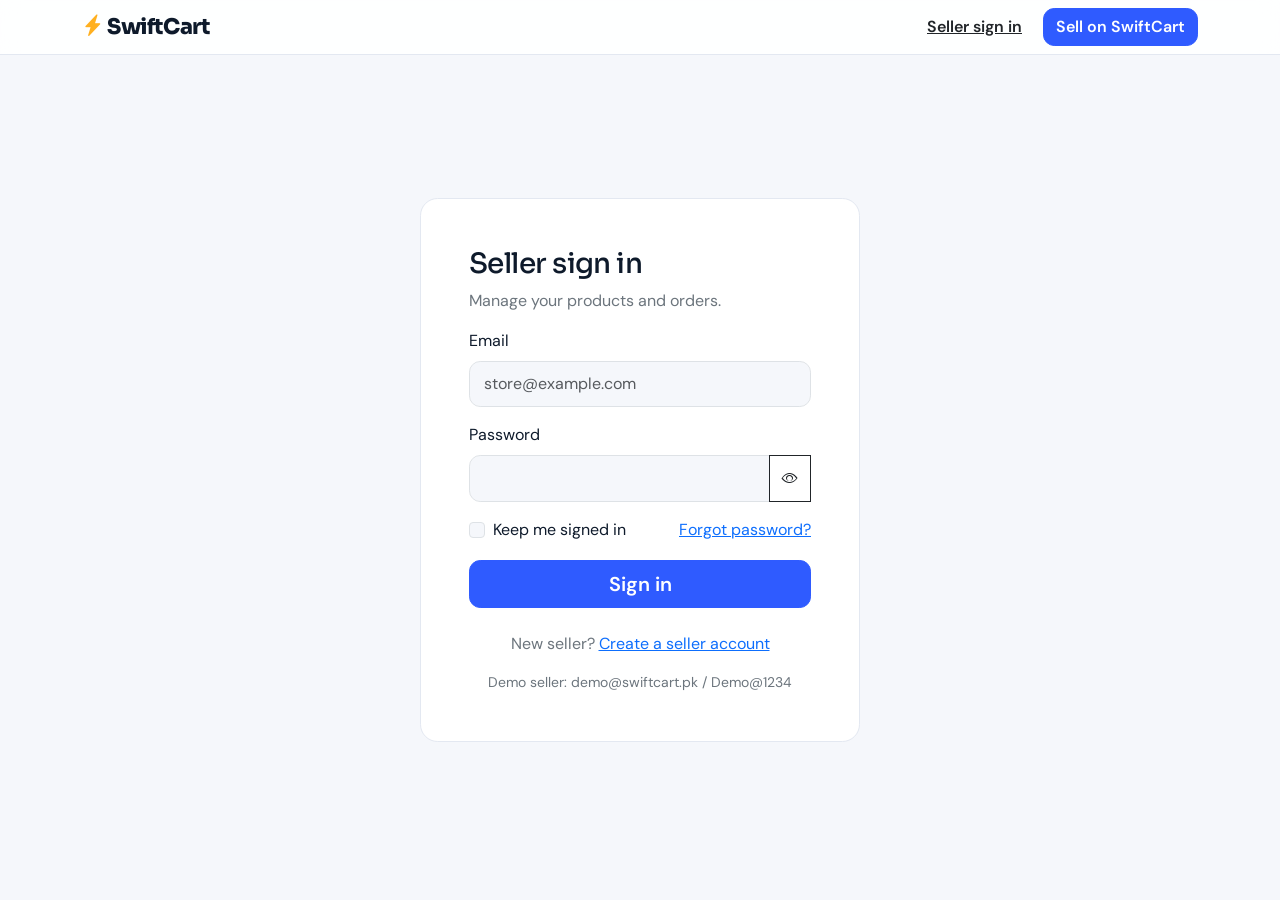
<file: SwiftCartApp_Week6_MySQL/wwwroot/signin.html>
<!doctype html>
<html lang="en">
  <head>
    <meta charset="utf-8">
    <meta name="viewport" content="width=device-width,initial-scale=1">
    <title>Seller sign in · SwiftCart</title>
    <link href="https://cdn.jsdelivr.net/npm/bootstrap@5.3.3/dist/css/bootstrap.min.css" rel="stylesheet">
    <link href="https://cdn.jsdelivr.net/npm/bootstrap-icons@1.11.3/font/bootstrap-icons.min.css" rel="stylesheet">
    <link href="https://fonts.googleapis.com/css2?family=DM+Sans:wght@400;500;600&family=Sora:wght@600;700;800&display=swap" rel="stylesheet">
    <link href="assets/style.css" rel="stylesheet">
  </head>
  <body>
    <div id="nav"></div>
    <main class="container auth-wrap d-flex align-items-center py-4">
      <div class="mx-auto card-s p-4 p-md-5" style="max-width:440px;width:100%">
        <h1 class="h3">Seller sign in</h1>
        <p class="text-secondary">Manage your products and orders.</p>
        <form id="f" novalidate>
          <div class="mb-3">
            <label class="form-label">Email</label>
            <input type="email" id="em" class="form-control" required placeholder="store@example.com">
            <div class="invalid-feedback">Enter the email you registered with.</div>
          </div>
          <div class="mb-3">
            <label class="form-label">Password</label>
            <div class="input-group">
              <input type="password" id="pw" class="form-control" required minlength="8">
              <button type="button" class="btn btn-outline-dark" id="eye" aria-label="Show password">
                <i class="bi bi-eye"></i>
              </button>
              <div class="invalid-feedback">Password must be at least 8 characters.</div>
            </div>
          </div>
          <div class="d-flex justify-content-between mb-3">
            <div class="form-check">
              <input class="form-check-input" type="checkbox" id="rm">
              <label class="form-check-label" for="rm">Keep me signed in</label>
            </div>
            <a href="#" onclick="toast('Reset link sent (demo)');return false">Forgot password?</a>
          </div>
          <button class="btn btn-primary btn-lg w-100">Sign in</button>
        </form>
        <p class="text-center mt-4 mb-0 text-secondary">
          New seller?
          <a href="signup.html">Create a seller account</a>
        </p>
        <p class="text-center small text-secondary mt-3 mb-0">
          Demo seller: demo@swiftcart.pk / Demo@1234
        </p>
      </div>
    </main>
    <script src="https://cdn.jsdelivr.net/npm/bootstrap@5.3.3/dist/js/bootstrap.bundle.min.js"></script>
    <script src="assets/app.js"></script>
    <script>
      $('#eye').onclick = () => {
        const p = $('#pw');
        p.type = p.type == 'password' ? 'text' : 'password';
      };
      const f = $('#f');
      check(f);
      f.addEventListener('valid', async () => {
        const r = await api('/api/auth/login', {
          method: 'POST',
          body: { email: $('#em').value.trim(), password: $('#pw').value, rememberMe: $('#rm').checked }
        });
        if (!r.ok) return toast(r.message || 'Sign in failed', 'danger');
        set('sc_seller', r.data);
        location = 'index.html';
      });
    </script>
  </body>
</html>
</file>
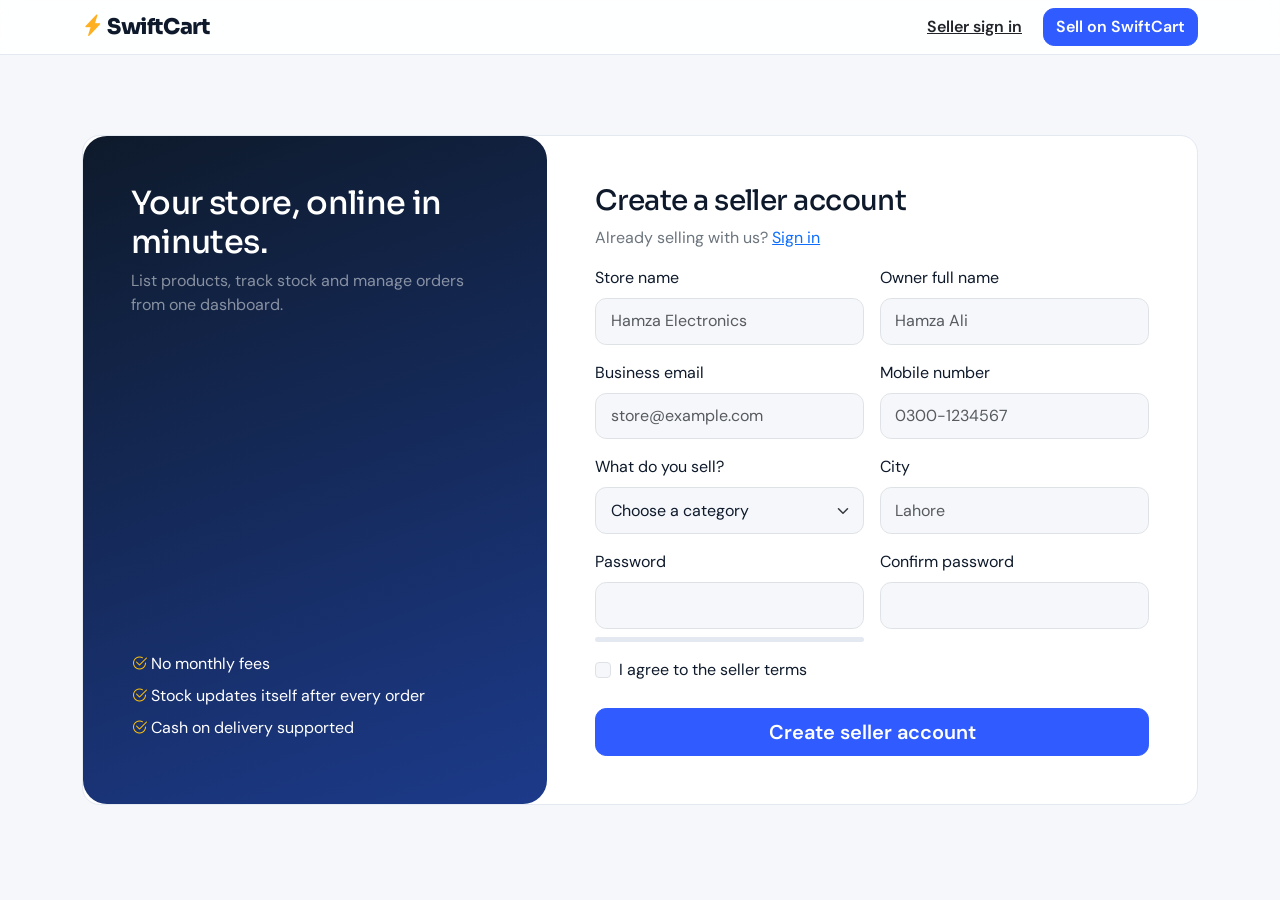
<file: SwiftCartApp_Week6_MySQL/wwwroot/signup.html>
<!doctype html>
<html lang="en">
  <head>
    <meta charset="utf-8">
    <meta name="viewport" content="width=device-width,initial-scale=1">
    <title>Create seller account · SwiftCart</title>
    <link href="https://cdn.jsdelivr.net/npm/bootstrap@5.3.3/dist/css/bootstrap.min.css" rel="stylesheet">
    <link href="https://cdn.jsdelivr.net/npm/bootstrap-icons@1.11.3/font/bootstrap-icons.min.css" rel="stylesheet">
    <link href="https://fonts.googleapis.com/css2?family=DM+Sans:wght@400;500;600&family=Sora:wght@600;700;800&display=swap" rel="stylesheet">
    <link href="assets/style.css" rel="stylesheet">
  </head>
  <body>
    <div id="nav"></div>
    <main class="container auth-wrap d-flex align-items-center py-4">
      <div class="row g-0 w-100 card-s overflow-hidden">
        <div class="col-lg-5 auth-side p-5 d-none d-lg-flex flex-column justify-content-between">
          <div>
            <h1 class="h2">Your store, online in minutes.</h1>
            <p class="text-white-50">List products, track stock and manage orders from one dashboard.</p>
          </div>
          <ul class="list-unstyled">
            <li class="mb-2"><i class="bi bi-check2-circle text-warning"></i> No monthly fees</li>
            <li class="mb-2">
              <i class="bi bi-check2-circle text-warning"></i>
              Stock updates itself after every order
            </li>
            <li><i class="bi bi-check2-circle text-warning"></i> Cash on delivery supported</li>
          </ul>
        </div>
        <div class="col-lg-7 p-4 p-md-5">
          <h2 class="h3">Create a seller account</h2>
          <p class="text-secondary">Already selling with us? <a href="signin.html">Sign in</a></p>
          <form id="f" novalidate>
            <div class="row g-3">
              <div class="col-md-6">
                <label class="form-label">Store name</label>
                <input id="store" class="form-control" required minlength="3" maxlength="40" placeholder="Hamza Electronics">
                <div class="invalid-feedback">Store name must be 3–40 characters.</div>
              </div>
              <div class="col-md-6">
                <label class="form-label">Owner full name</label>
                <input class="form-control" required minlength="3" maxlength="50" pattern="[A-Za-z ]+" id="own" placeholder="Hamza Ali">
                <div class="invalid-feedback">Letters and spaces only.</div>
              </div>
              <div class="col-md-6">
                <label class="form-label">Business email</label>
                <input type="email" id="em" class="form-control" required placeholder="store@example.com">
                <div class="invalid-feedback">Enter a valid email. Each email can only open one store.</div>
              </div>
              <div class="col-md-6">
                <label class="form-label">Mobile number</label>
                <input class="form-control" required pattern="03[0-9]{2}-?[0-9]{7}" id="ph" placeholder="0300-1234567">
                <div class="invalid-feedback">Use a Pakistani mobile number, like 0300-1234567.</div>
              </div>
              <div class="col-md-6">
                <label class="form-label">What do you sell?</label>
                <select id="cat" class="form-select" required>
                  <option value="">Choose a category</option>
                  <option>Electronics</option>
                  <option>Clothes</option>
                  <option>Home</option>
                  <option>Beauty</option>
                </select>
                <div class="invalid-feedback">Choose a category.</div>
              </div>
              <div class="col-md-6">
                <label class="form-label">City</label>
                <input class="form-control" required maxlength="30" id="city" placeholder="Lahore">
                <div class="invalid-feedback">Enter your city.</div>
              </div>
              <div class="col-md-6">
                <label class="form-label">Password</label>
                <input type="password" id="pw" class="form-control" required minlength="8" pattern="(?=.*[A-Za-z])(?=.*[0-9]).{8,}">
                <div class="bar mt-2"><i id="bar"></i></div>
                <div class="invalid-feedback">At least 8 characters with a letter and a number.</div>
              </div>
              <div class="col-md-6">
                <label class="form-label">Confirm password</label>
                <input type="password" id="pw2" class="form-control" required>
                <div class="invalid-feedback">Passwords do not match.</div>
              </div>
              <div class="col-12">
                <div class="form-check">
                  <input class="form-check-input" type="checkbox" id="tc" required>
                  <label class="form-check-label" for="tc">I agree to the seller terms</label>
                  <div class="invalid-feedback">Accept the terms to continue.</div>
                </div>
              </div>
            </div>
            <button class="btn btn-primary btn-lg w-100 mt-4">Create seller account</button>
          </form>
        </div>
      </div>
    </main>
    <script src="https://cdn.jsdelivr.net/npm/bootstrap@5.3.3/dist/js/bootstrap.bundle.min.js"></script>
    <script src="assets/app.js"></script>
    <script>
      const f = $('#f'), pw = $('#pw');
      pw.oninput = () => {
        const v = pw.value;
        let s = 0;
        if (v.length >= 8)
          s++;
        if (/[A-Z]/.test(v))
          s++;
        if (/[0-9]/.test(v))
          s++;
        if (/[^A-Za-z0-9]/.test(v))
          s++;
        $('#bar').style.cssText = 'width:' + s * 25 + '%;background:' + ['#e03131', '#e03131', '#ffb020', '#12b886', '#12b886'][s];
      };
      check(f, fm => {
        const ok = pw.value === $('#pw2').value;
        $('#pw2').setCustomValidity(ok ? '' : 'x');
        return ok;
      });
      $('#pw2').oninput = () => $('#pw2').setCustomValidity(pw.value === $('#pw2').value ? '' : 'x');
      f.addEventListener('valid', async () => {
        const r = await api('/api/auth/register', {
          method: 'POST',
          body: {
            storeName: $('#store').value.trim(), ownerName: $('#own').value.trim(), email: $('#em').value.trim(),
            phone: $('#ph').value.trim(), category: $('#cat').value, city: $('#city').value.trim(), password: pw.value
          }
        });
        if (!r.ok) return toast(r.message || 'Could not create account', 'danger');
        toast('Seller account created. Please sign in.');
        setTimeout(() => location = 'signin.html', 1200);
      });
    </script>
  </body>
</html>
</file>
<file: SwiftCartApp_Week6_MySQL/wwwroot/assets/style.css>
:root {
  --ink: #0e1a2b;
  --brand: #2f5bff;
  --brand-d: #1f3fd1;
  --sun: #ffb020;
  --mint: #12b886;
  --bg: #f5f7fb;
  --line: #e3e8f1;
  --bs-body-font-family: 'DM Sans',system-ui,sans-serif;
  --bs-body-bg: var(--bg);
  --bs-body-color: var(--ink);
  --bs-primary: var(--brand);
  --bs-primary-rgb: 47,91,255;
}

h1,h2,h3,h4,h5,.brand {
  font-family: 'Sora',sans-serif;
  letter-spacing: -.02em;
}

.btn-primary {
  --bs-btn-bg: var(--brand);
  --bs-btn-border-color: var(--brand);
  --bs-btn-hover-bg: var(--brand-d);
  --bs-btn-hover-border-color: var(--brand-d);
  --bs-btn-active-bg: var(--brand-d);
}

.btn {
  border-radius: .7rem;
  font-weight: 600;
}

.navbar {
  background: rgba(255,255,255,.9);
  backdrop-filter: blur(10px);
  border-bottom: 1px solid var(--line);
}

.brand {
  font-weight: 800;
  font-size: 1.35rem;
  color: var(--ink);
  text-decoration: none;
}

.brand i {
  color: var(--sun);
}

.hero {
  background: var(--ink);
  color: #fff;
  border-radius: 1.5rem;
  overflow: hidden;
  position: relative;
}

.hero h1 {
  font-size: clamp(2rem,5vw,3.4rem);
  font-weight: 800;
  line-height: 1.05;
}

.hero .sub {
  color: #aebbd4;
  max-width: 34ch;
}

.hero-search {
  background: #fff;
  border-radius: .9rem;
  padding: .35rem;
}

.hero-search input {
  border: 0;
  box-shadow: none;
}

.stack {
  position: relative;
  height: 260px;
}

.stack .t {
  position: absolute;
  width: 130px;
  height: 130px;
  border-radius: 1.2rem;
  display: grid;
  place-items: center;
  font-size: 3.4rem;
  box-shadow: 0 14px 30px rgba(0,0,0,.35);
}

.t1 {
  left: 8%;
  top: 6%;
  background: #4a6dff;
  transform: rotate(-8deg);
}

.t2 {
  left: 42%;
  top: 0;
  background: var(--sun);
  transform: rotate(6deg);
}

.t3 {
  left: 22%;
  top: 44%;
  background: var(--mint);
  transform: rotate(3deg);
}

.t4 {
  left: 58%;
  top: 46%;
  background: #ff6b8a;
  transform: rotate(-5deg);
}

.chip {
  border: 1px solid var(--line);
  background: #fff;
  border-radius: 2rem;
  padding: .4rem 1rem;
  font-weight: 600;
  font-size: .9rem;
  cursor: pointer;
  transition: .15s;
}

.chip:hover {
  border-color: var(--brand);
}

.chip.on {
  background: var(--ink);
  color: #fff;
  border-color: var(--ink);
}

.pcard {
  background: #fff;
  border: 1px solid var(--line);
  border-radius: 1.1rem;
  overflow: hidden;
  height: 100%;
  display: flex;
  flex-direction: column;
  transition: transform .15s,box-shadow .15s;
}

.pcard:hover {
  transform: translateY(-3px);
  box-shadow: 0 12px 28px rgba(14,26,43,.1);
}

.pimg {
  aspect-ratio: 1/.8;
  display: grid;
  place-items: center;
  font-size: 4rem;
}

.price {
  font-family: 'Sora';
  font-weight: 700;
}

.auth-wrap {
  min-height: calc(100vh - 70px);
}

.auth-side {
  background: linear-gradient(160deg,var(--ink),#1c3a8a);
  color: #fff;
  border-radius: 1.5rem;
}

.card-s {
  background: #fff;
  border: 1px solid var(--line);
  border-radius: 1.1rem;
}

.form-control,.form-select {
  border-radius: .7rem;
  padding: .65rem .9rem;
}

.stat {
  border-left: 4px solid var(--brand);
}

.bar {
  height: 5px;
  border-radius: 5px;
  background: var(--line);
  overflow: hidden;
}

.bar i {
  display: block;
  height: 100%;
  width: 0;
  transition: .25s;
}

footer {
  color: #6b7a93;
}

@media (prefers-reduced-motion: reduce) {
  * {
    transition: none !important;
  }
}
</file>
